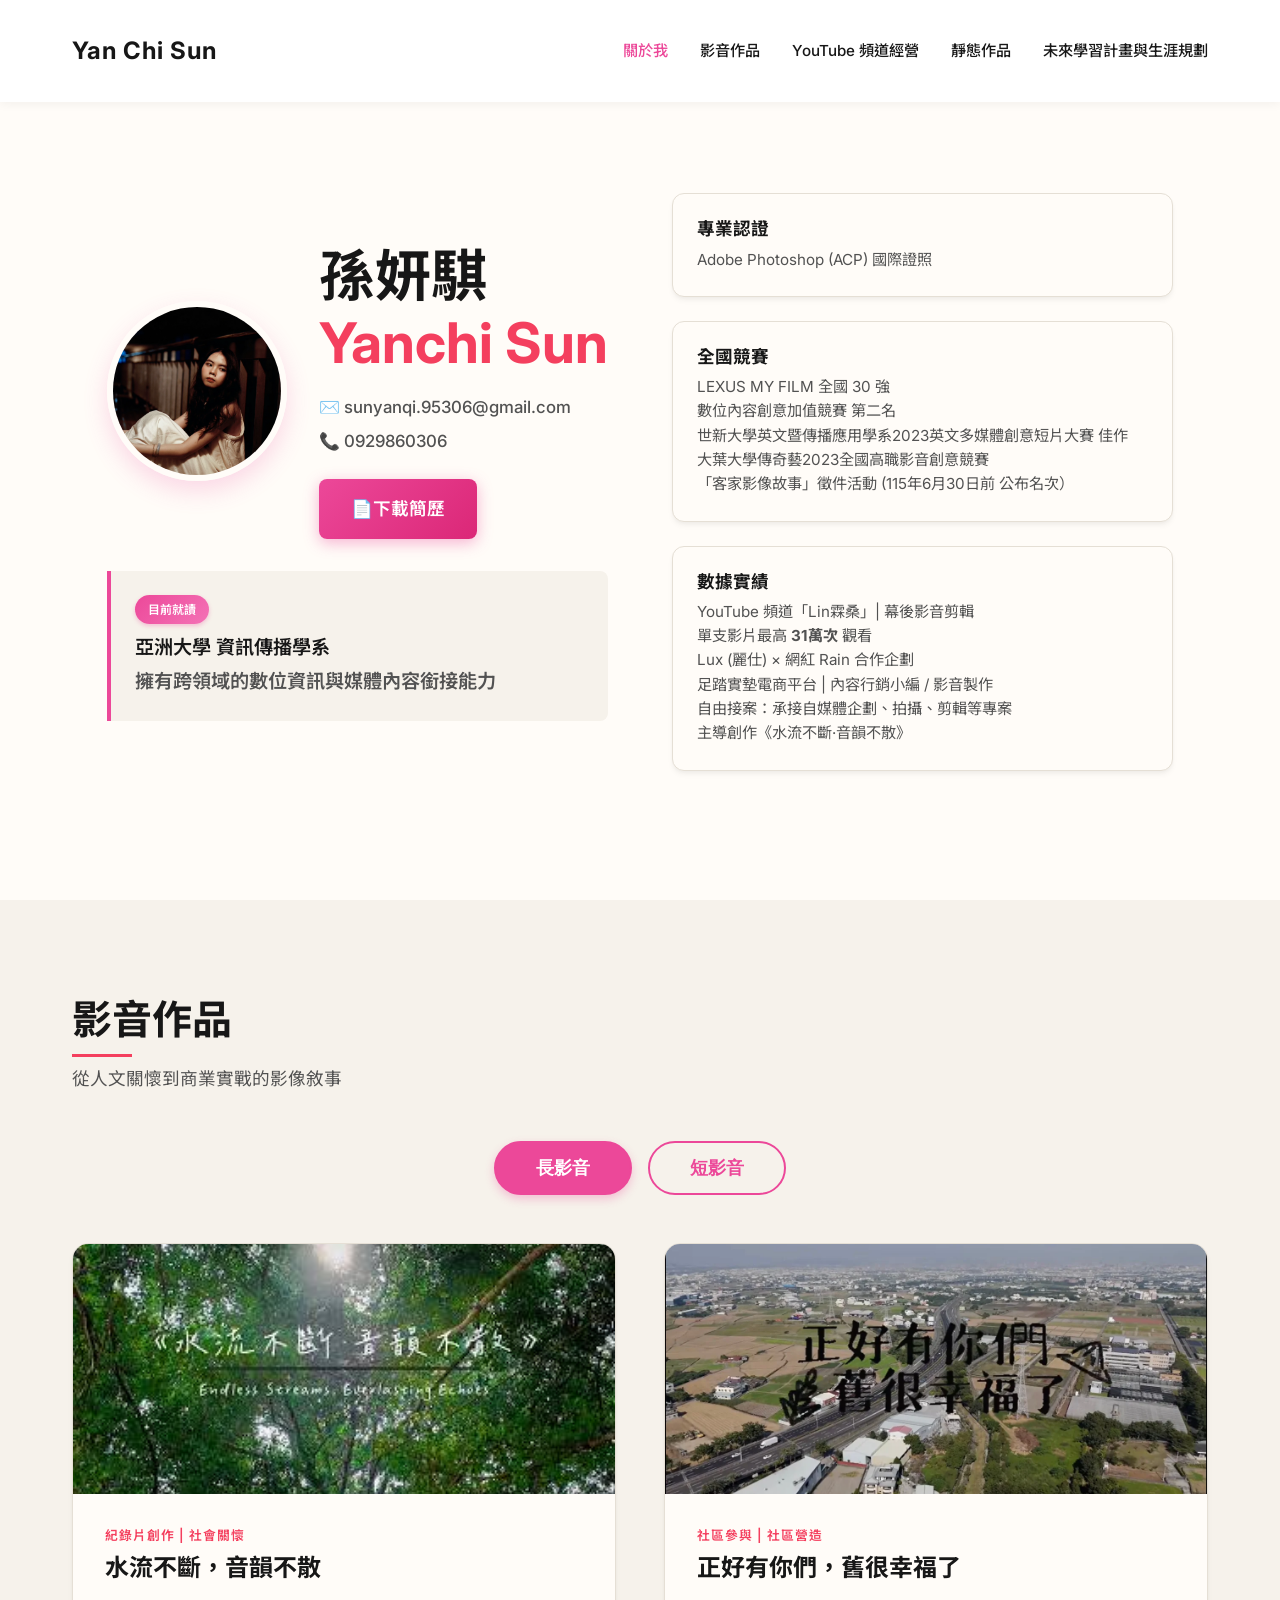
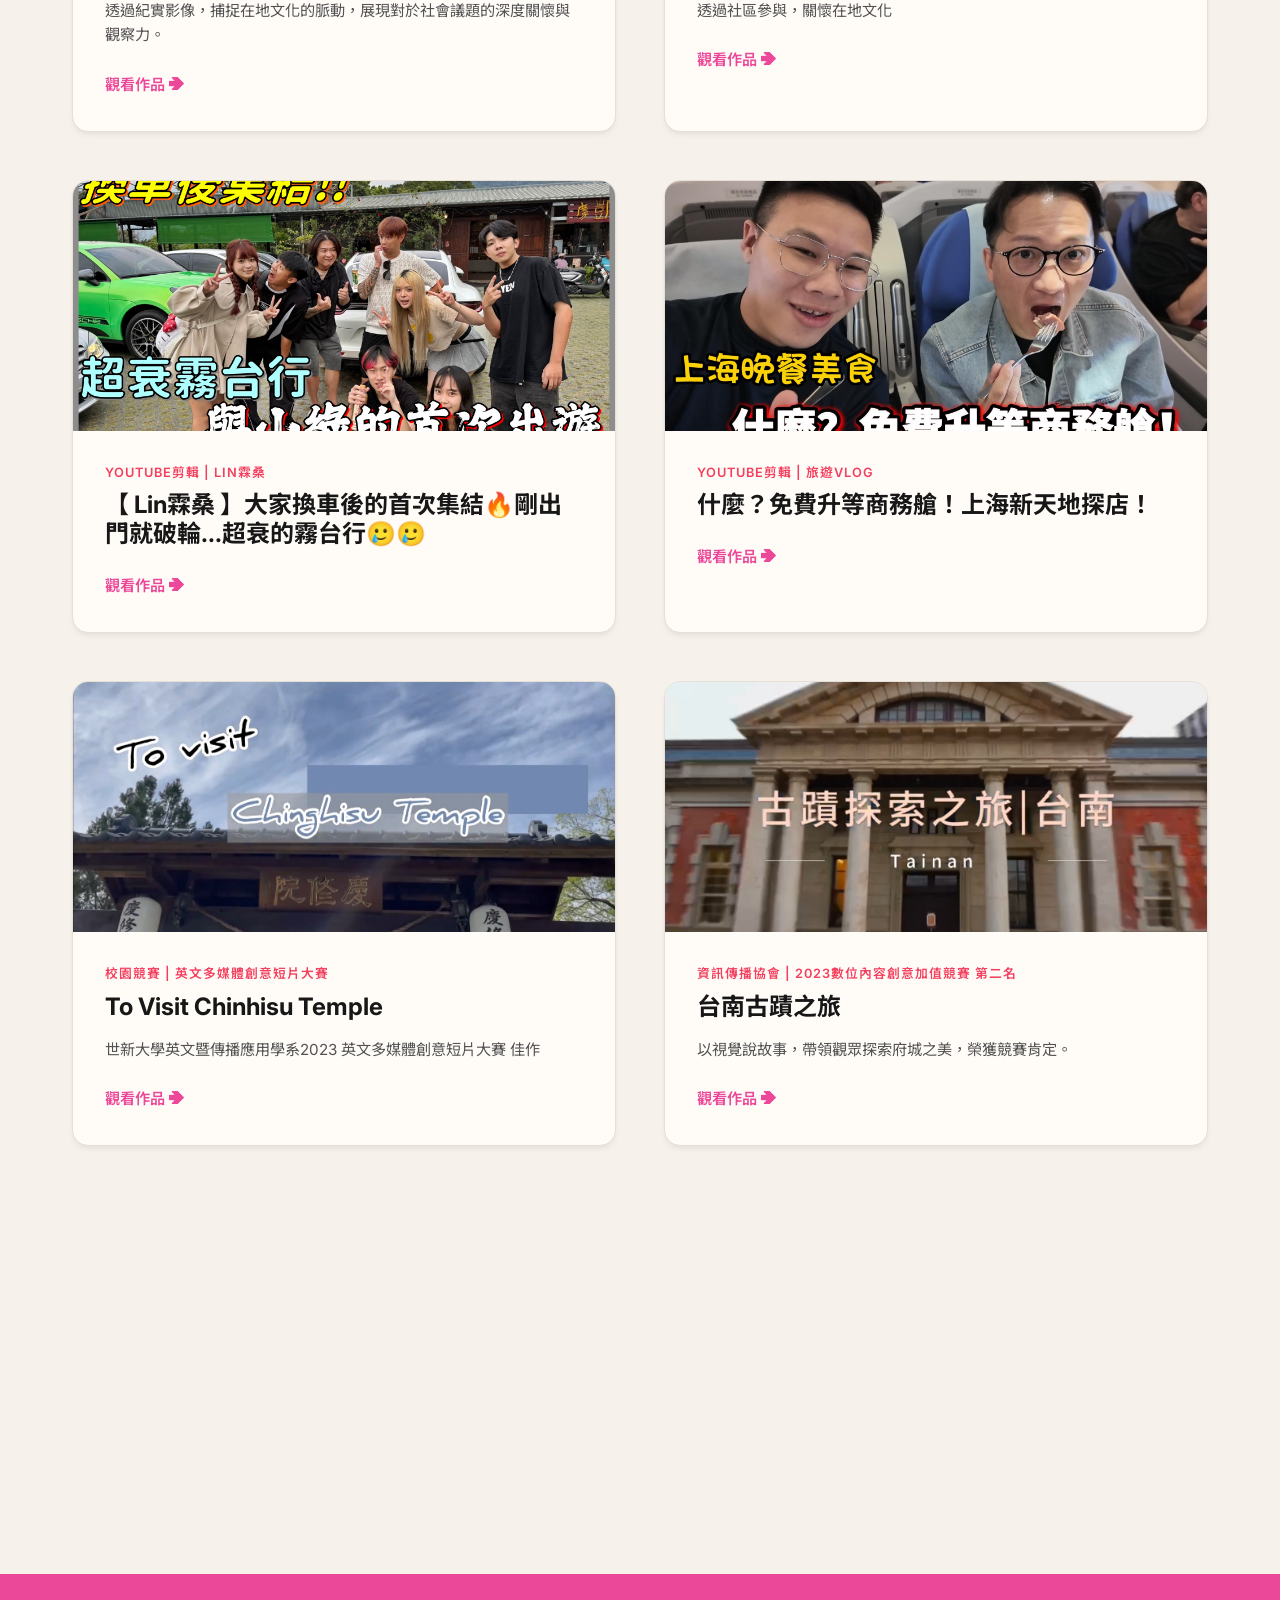
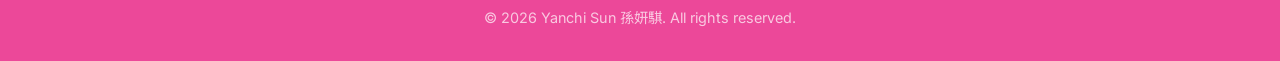
<file: index.html>
<!DOCTYPE html>
<html lang="zh-TW">

<head>
    <meta charset="UTF-8">
    <meta name="viewport" content="width=device-width, initial-scale=1.0">
    <meta name="description" content="孫妍騏 (Yanchi Sun) 個人網站">
    <title>孫妍騏 | 個人網站</title>
    <link rel="preconnect" href="https://fonts.googleapis.com">
    <link rel="preconnect" href="https://fonts.gstatic.com" crossorigin>
    <link
        href="https://fonts.googleapis.com/css2?family=Inter:wght@300;400;500;600;700&family=Noto+Sans+TC:wght@300;400;500;700&display=swap"
        rel="stylesheet">
    <link rel="stylesheet" href="style.css">
</head>

<body>
    <nav id="navbar">
        <div class="nav-container">
            <a href="index.html" class="nav-logo">Yan Chi Sun</a>
            <div class="hamburger" id="hamburger">
                <span class="bar"></span>
                <span class="bar"></span>
                <span class="bar"></span>
            </div>
            <ul class="nav-links" id="nav-links">
                <li><a href="index.html#hero" style="color: var(--primary-color);">關於我</a></li>
                <li><a href="index.html#works">影音作品</a></li>
                <li><a href="youtube.html">YouTube 頻道經營</a></li>
                <li><a href="photography.html">靜態作品</a></li>
                <li><a href="sop.html">未來學習計畫與生涯規劃</a></li>
            </ul>
        </div>
    </nav>

    <!-- 1. 核心亮點 (The Candidate Profile) -->
    <section id="hero" class="section">
        <div class="container hero-container">
            <div class="hero-content reveal">
                <div class="profile-layout">
                    <div class="profile-photo">
                        <img src="photo/S__47808532.jpg" alt="孫妍騏 Yanchi Sun">
                    </div>
                    <div class="profile-text">
                        <h1 class="main-title">孫妍騏 <br><span class="highlight">Yanchi Sun</span></h1>
                        <div class="hero-contact">
                            <a href="mailto:sunyanqi.95306@gmail.com">✉️ sunyanqi.95306@gmail.com</a>
                            <a href="tel:0929860306">📞 0929860306</a>
                        </div>
                        <div style="margin-top: 1.5rem;">
                            <a href="簡歷.pdf" target="_blank" class="btn btn-primary">📄下載簡歷</a>
                        </div>
                    </div>
                </div>
                <div class="current-bg">
                    <span class="tag">目前就讀</span>
                    <p>亞洲大學 資訊傳播學系</p>
                    <p class="tag-description">擁有跨領域的數位資訊與媒體內容銜接能力</p>
                </div>
            </div>

            <div class="hero-cards reveal reveal-delay">
                <div class="card honor-card">
                    <h3>專業認證</h3>
                    <p>Adobe Photoshop (ACP) 國際證照 </p>
                </div>
                <div class="card honor-card">
                    <h3>全國競賽</h3>
                    <p>LEXUS MY FILM 全國 30 強</p>
                    <p>數位內容創意加值競賽 第二名</p>
                    <p>世新大學英文暨傳播應用學系2023英文多媒體創意短片大賽 佳作</p>
                    <p>大葉大學傳奇藝2023全國高職影音創意競賽</p>
                    <p>「客家影像故事」徵件活動 (115年6月30日前 公布名次） </p>
                </div>
                <div class="card honor-card">
                    <h3>數據實績</h3>
                    <p>YouTube 頻道「Lin霖桑」| 幕後影音剪輯</p>
                    <p>單支影片最高 <strong>31萬次</strong> 觀看</p>
                    <p>Lux (麗仕) × 網紅 Rain 合作企劃</p>
                    <p>足踏實墊電商平台 | 內容行銷小編 / 影音製作</p>
                    <p>自由接案：承接自媒體企劃、拍攝、剪輯等專案</p>
                    <p>主導創作《水流不斷·音韻不散》</p>
                </div>
            </div>
        </div>
    </section>

    <!-- 3. 代表作品集 (Selected Works) -->
    <section id="works" class="section bg-light">
        <div class="container">
            <h2 class="section-title reveal">影音作品</h2>
            <p class="section-subtitle reveal">從人文關懷到商業實戰的影像敘事</p>

            <div class="tabs-container reveal">
                <button class="tab-btn active" data-target="long-videos">長影音</button>
                <button class="tab-btn" data-target="short-videos">短影音</button>
            </div>

            <!-- 長影音 -->
            <div id="long-videos" class="tab-content active">
                <div class="works-grid">
                    <!-- 影視創作 2 -->
                    <div class="work-card reveal">
                        <a href="https://youtu.be/RZoBWevMnu4" target="_blank" class="work-img-wrapper"
                            style="display: block;">
                            <img src="photo/hakka.jpg" alt="水流不斷，音韻不散 側拍" class="work-img"
                                onerror="this.src='https://via.placeholder.com/600x400?text=Documentary'">
                        </a>
                        <div class="work-info">
                            <span class="work-category">紀錄片創作 | 社會關懷</span>
                            <h3>水流不斷，音韻不散</h3>
                            <p>透過紀實影像，捕捉在地文化的脈動，展現對於社會議題的深度關懷與觀察力。</p>
                            <a href="https://youtu.be/RZoBWevMnu4" target="_blank" class="work-link">觀看作品 ➔</a>
                        </div>
                    </div>

                    <!-- 影視創作 3 -->
                    <div class="work-card reveal reveal-delay">
                        <a href="https://youtu.be/hsZPQ51cXaA" target="_blank" class="work-img-wrapper"
                            style="display: block;">
                            <img src="photo/maxresdefault.jpg" alt="正好有你們，就很幸福了 側拍" class="work-img"
                                onerror="this.src='https://via.placeholder.com/600x400?text=Documentary'">
                        </a>
                        <div class="work-info">
                            <span class="work-category">社區參與 | 社區營造</span>
                            <h3>正好有你們，舊很幸福了</h3>
                            <p>透過社區參與，關懷在地文化</p>
                            <a href="https://youtu.be/hsZPQ51cXaA" target="_blank" class="work-link">觀看作品 ➔</a>
                        </div>
                    </div>

                    <!-- 影視創作 4 -->
                    <div class="work-card reveal reveal-delay">
                        <a href="https://youtu.be/P36B3Cg32gs?si=vQLxSed9Ul7kk3_l" target="_blank"
                            class="work-img-wrapper" style="display: block;">
                            <img src="photo/EP240.jpg" alt=" 【 Lin霖桑 】大家換車後的首次集結 " class="work-img"
                                onerror="this.src='https://via.placeholder.com/600x400?text=Documentary'">
                        </a>
                        <div class="work-info">
                            <span class="work-category">YouTube剪輯 | Lin霖桑</span>
                            <h3>【 Lin霖桑 】大家換車後的首次集結🔥剛出門就破輪...超衰的霧台行🥲🥲</h3>
                            <p></p>
                            <a href="https://youtu.be/P36B3Cg32gs?si=vQLxSed9Ul7kk3_l" target="_blank"
                                class="work-link">觀看作品 ➔</a>
                        </div>
                    </div>

                    <!-- 影視創作 4 -->
                    <div class="work-card reveal reveal-delay">
                        <a href="https://youtu.be/ZGSZkt3ehXA?si=nYuo4QbuztwMfJoZ" target="_blank"
                            class="work-img-wrapper" style="display: block;">
                            <img src="photo/EP01.jpg" alt="正好有你們，就很幸福了 側拍" class="work-img"
                                onerror="this.src='https://via.placeholder.com/600x400?text=Documentary'">
                        </a>
                        <div class="work-info">
                            <span class="work-category">YouTube剪輯 | 旅遊Vlog</span>
                            <h3>什麼？免費升等商務艙！上海新天地探店！</h3>
                            <p></p>
                            <a href="https://youtu.be/ZGSZkt3ehXA?si=nYuo4QbuztwMfJoZ" target="_blank"
                                class="work-link">觀看作品 ➔</a>
                        </div>
                    </div>

                    <!-- 影視創作 4 -->
                    <div class="work-card reveal">
                        <a href="https://www.youtube.com/watch?v=4s1SEfzUVJ0" target="_blank" class="work-img-wrapper"
                            style="display: block;">
                            <img src="photo/to visit.png" alt="To Visit 側拍" class="work-img"
                                onerror="this.src='https://via.placeholder.com/600x400?text=Documentary'">
                        </a>
                        <div class="work-info">
                            <span class="work-category">校園競賽 | 英文多媒體創意短片大賽</span>
                            <h3>To Visit Chinhisu Temple</h3>
                            <p>世新大學英文暨傳播應用學系2023 英文多媒體創意短片大賽 佳作</p>
                            <a href="https://www.youtube.com/watch?v=4s1SEfzUVJ0" target="_blank" class="work-link">觀看作品
                                ➔</a>
                        </div>
                    </div>

                    <!-- 影視創作 5 -->
                    <div class="work-card reveal reveal-delay">
                        <a href="https://youtu.be/RTnHp5DnC_Y" target="_blank" class="work-img-wrapper"
                            style="display: block;">
                            <img src="photo/tainan.png" alt="台南古蹟之旅 側拍" class="work-img"
                                onerror="this.src='https://via.placeholder.com/600x400?text=Documentary'">
                        </a>
                        <div class="work-info">
                            <span class="work-category">資訊傳播協會 | 2023數位內容創意加值競賽 第二名</span>
                            <h3>台南古蹟之旅</h3>
                            <p>以視覺說故事，帶領觀眾探索府城之美，榮獲競賽肯定。</p>
                            <a href="https://youtu.be/RTnHp5DnC_Y" target="_blank" class="work-link">觀看作品
                                ➔</a>
                        </div>
                    </div>
                </div>
            </div>


            <!-- 短影音 -->
            <div id="short-videos" class="tab-content">
                <div class="works-grid">
                    <!-- 影視創作 1 -->
                    <div class="work-card reveal">
                        <a href="https://www.instagram.com/reel/DIVXjulz5CI/?igsh=Mm1iMHo1cGNzeHE0" target="_blank"
                            class="work-img-wrapper" style="display: block;">
                            <img src="photo/LEXUS MY FILM.png" alt="我主張不服輸的價值 側拍" class="work-img"
                                onerror="this.src='https://via.placeholder.com/600x400?text=Lexus+Project'">
                        </a>
                        <div class="work-info">
                            <span class="work-category">影視創作 | LEXUS 入圍作品</span>
                            <h3>我主張不服輸的價值</h3>
                            <p>展現影像敘事張力，深刻描繪不屈不撓的精神，獲得 LEXUS MY FILM 全國 30 強肯定。</p>
                            <a href="https://www.instagram.com/reel/DIVXjulz5CI/?igsh=Mm1iMHo1cGNzeHE0" target="_blank"
                                class="work-link">觀看作品 ➔</a>
                        </div>
                    </div>

                    <!-- 商業行銷 -->
                    <div class="work-card reveal reveal-delay">
                        <a href="https://youtube.com/shorts/w4gEf8f7yV8?feature=share" target="_blank"
                            class="work-img-wrapper" style="display: block;">
                            <img src="photo/IMG_3236.jpg" alt="LUX 麗仕 x 網紅合作案 側拍" class="work-img"
                                onerror="this.src='https://via.placeholder.com/600x400?text=Commercial+Project'">
                        </a>
                        <div class="work-info">
                            <span class="work-category">商業行銷 | 執行</span>
                            <h3>LUX 麗仕 x 網紅合作案</h3>
                            <p>展現後製剪輯的獨立製作能力，並透過流量數據優化內容效益。</p>
                            <a href="https://youtube.com/shorts/w4gEf8f7yV8?feature=share" target="_blank"
                                class="work-link">觀看作品 ➔</a>
                        </div>
                    </div>

                    <!-- 影視創作 2 -->
                    <div class="work-card reveal">
                        <a href="https://www.instagram.com/reel/DKgUiZzT_wP/?igsh=ODBxYmxlM25sOGg3" target="_blank"
                            class="work-img-wrapper" style="display: block;">
                            <img src="photo/131531.png" alt="明月堂是血汗工廠 側拍" class="work-img"
                                onerror="this.src='https://via.placeholder.com/600x400?text=Lexus+Project'">
                        </a>
                        <div class="work-info">
                            <span class="work-category">影視創作 | 明月堂</span>
                            <h3>明月堂是血汗工廠</h3>
                            <p>以寫實的視角剖析職場文化，探討老闆對於自家產品品質的堅持。</p>
                            <a href="https://www.instagram.com/reel/DKgUiZzT_wP/?igsh=ODBxYmxlM25sOGg3" target="_blank"
                                class="work-link">觀看作品 ➔</a>
                        </div>
                    </div>

                    <!-- 影視創作 3 -->
                    <div class="work-card reveal">
                        <a href="https://www.instagram.com/reel/DIlYsPBTLEi/?igsh=YjN6Ym5raHdycnc0" target="_blank"
                            class="work-img-wrapper" style="display: block;">
                            <img src="photo/132745.png" alt="民宿日常 孫腫來了!! 側拍" class="work-img"
                                onerror="this.src='https://via.placeholder.com/600x400?text=Lexus+Project'">
                        </a>
                        <div class="work-info">
                            <span class="work-category">影視創作 | Tony的民宿日常</span>
                            <h3>民宿日常 孫腫來了!!</h3>
                            <p>本來以為孫腫答不出來，沒想到我賠了夫人又折兵。</p>
                            <a href="https://www.instagram.com/reel/DIlYsPBTLEi/?igsh=YjN6Ym5raHdycnc0" target="_blank"
                                class="work-link">觀看作品 ➔</a>
                        </div>
                    </div>

                    <!-- 影視創作 4 -->
                    <div class="work-card reveal">
                        <a href="https://youtube.com/shorts/SXCgfeTNXOU?feature=share" target="_blank"
                            class="work-img-wrapper" style="display: block;">
                            <img src="photo/01.jpg" alt="慈雲寶塔 側拍" class="work-img"
                                onerror="this.src='https://via.placeholder.com/600x400?text=Lexus+Project'">
                        </a>
                        <div class="work-info">
                            <span class="work-category">影視創作 | 慈雲寶塔</span>
                            <h3>慈雲寶塔</h3>
                            <p>慈雲寶塔到底厲害在哪裡？</p>
                            <a href="https://youtube.com/shorts/SXCgfeTNXOU?feature=share" target="_blank"
                                class="work-link">觀看作品 ➔</a>
                        </div>
                    </div>

                    <!-- 影視創作 5 -->
                    <div class="work-card reveal">
                        <a href="https://youtube.com/shorts/UiXe-c9vTCw?feature=share" target="_blank"
                            class="work-img-wrapper" style="display: block;">
                            <img src="photo/ep02.jpg" alt="高雄蘭美達 側拍" class="work-img"
                                onerror="this.src='https://via.placeholder.com/600x400?text=Lexus+Project'">
                        </a>
                        <div class="work-info">
                            <span class="work-category">影視創作 | 高雄蘭美達</span>
                            <h3>高雄蘭美達快問快答</h3>
                            <p>騎這台經典車出門，被貼滿便利貼?</p>
                            <a href="https://youtube.com/shorts/UiXe-c9vTCw?feature=share" target="_blank"
                                class="work-link">觀看作品 ➔</a>
                        </div>
                    </div>

                </div>
            </div>
        </div>
    </section>

    <!-- 5. 結語與聯繫 (Closing Statement) -->
    <section id="contact" class="section bg-light">
        <div class="container text-center reveal">
            <p class="closing-text">
                傳播的本質是溝通，而我已準備好在這個更寬廣的學術舞台上，<br>
                傾聽社會的聲音，述說更多動人的故事。<br>
                期待能加入貴系，為未來的傳播領域注入一股嶄新的活力。
            </p>
        </div>
    </section>

    <footer>
        <div class="container">
            <p>&copy; 2026 Yanchi Sun 孫妍騏. All rights reserved.</p>
        </div>
    </footer>

    <script src="script.js"></script>
</body>

</html>
</file>
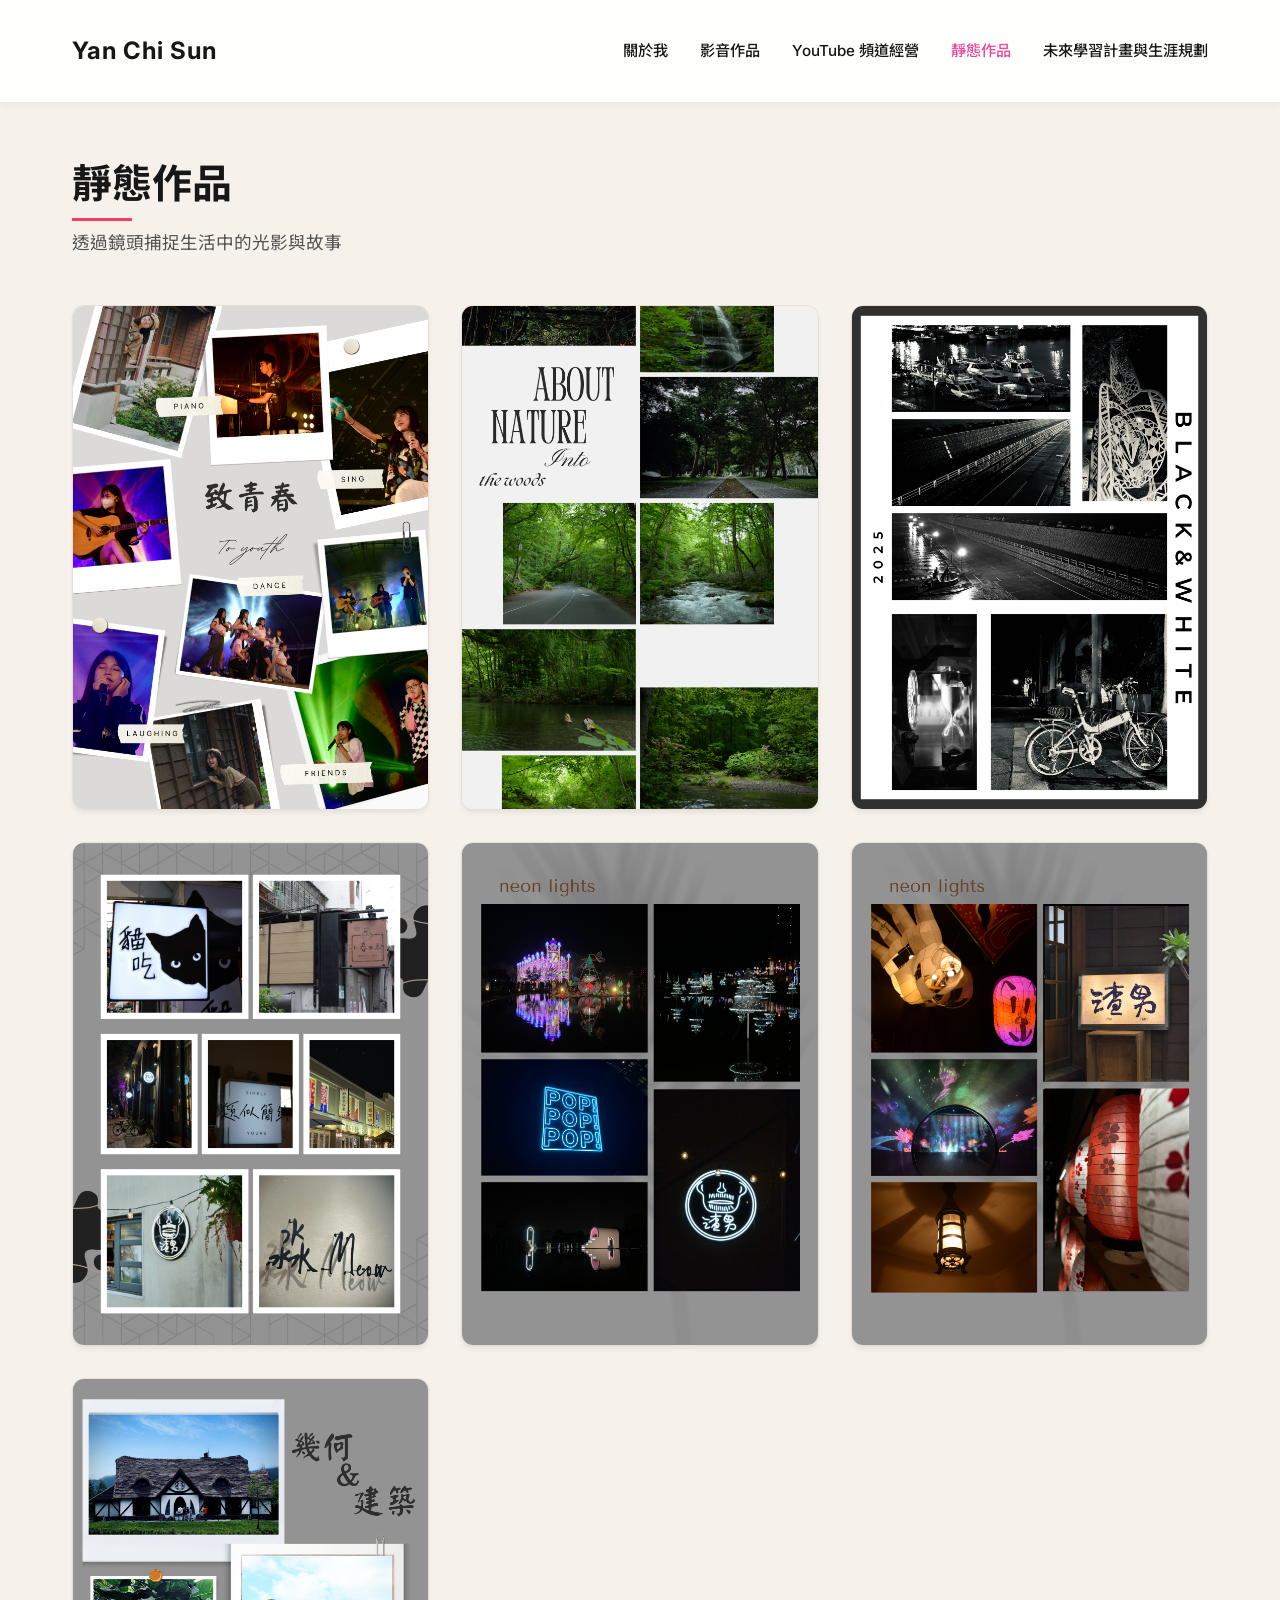
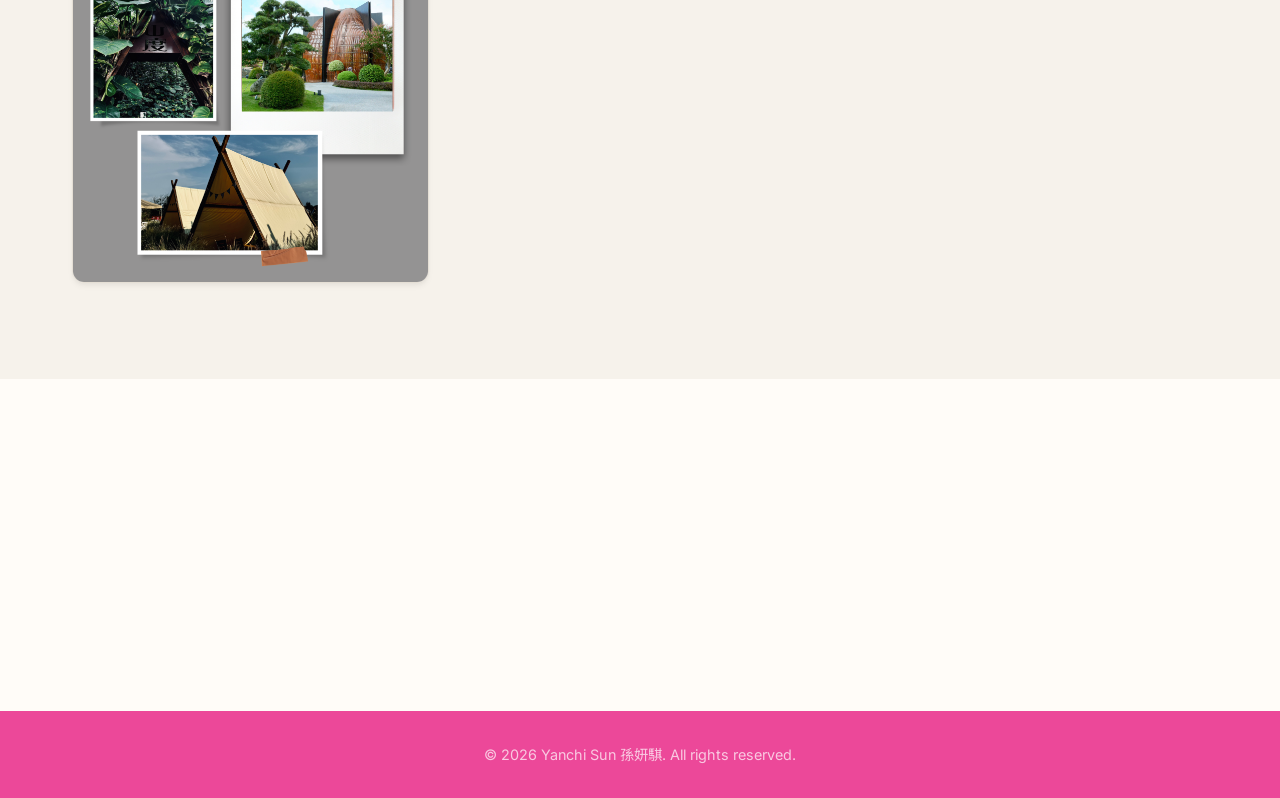
<file: photography.html>
<!DOCTYPE html>
<html lang="zh-TW">

<head>
    <meta charset="UTF-8">
    <meta name="viewport" content="width=device-width, initial-scale=1.0">
    <meta name="description" content="孫妍騏 (Yanchi Sun) 轉學考個人網站 - 大眾傳播學系申請">
    <title>靜態作品 | 孫妍騏 Yanchi Sun</title>
    <link rel="preconnect" href="https://fonts.googleapis.com">
    <link rel="preconnect" href="https://fonts.gstatic.com" crossorigin>
    <link
        href="https://fonts.googleapis.com/css2?family=Inter:wght@300;400;500;600;700&family=Noto+Sans+TC:wght@300;400;500;700&display=swap"
        rel="stylesheet">
    <link rel="stylesheet" href="style.css">
</head>

<body>
    <nav id="navbar">
        <div class="nav-container">
            <a href="index.html" class="nav-logo">Yan Chi Sun</a>
            <div class="hamburger" id="hamburger">
                <span class="bar"></span>
                <span class="bar"></span>
                <span class="bar"></span>
            </div>
            <ul class="nav-links" id="nav-links">
                <li><a href="index.html#hero">關於我</a></li>
                <li><a href="index.html#works">影音作品</a></li>
                <li><a href="youtube.html">YouTube 頻道經營</a></li>
                <li><a href="photography.html" style="color: var(--primary-color);">靜態作品</a></li>
                <li><a href="sop.html">未來學習計畫與生涯規劃</a></li>
            </ul>
        </div>
    </nav>

    <!-- 攝影集 (Photography) -->
    <section id="photography" class="section bg-light" style="padding-top: 10rem; min-height: 80vh;">
        <div class="container">
            <h2 class="section-title reveal">靜態作品</h2>
            <p class="section-subtitle reveal">透過鏡頭捕捉生活中的光影與故事</p>

            <div class="photography-grid">
                <div class="photo-card reveal">
                    <img src="photo/photography/18.png" alt="攝影集作品 1">
                </div>
                <div class="photo-card reveal reveal-delay">
                    <img src="photo/photography/19.png" alt="攝影集作品 2">
                </div>
                <div class="photo-card reveal reveal-delay-2">
                    <img src="photo/photography/20.png" alt="攝影集作品 3">
                </div>
                <div class="photo-card reveal">
                    <img src="photo/photography/21.png" alt="攝影集作品 4">
                </div>
                <div class="photo-card reveal reveal-delay">
                    <img src="photo/photography/22.png" alt="攝影集作品 5">
                </div>
                <div class="photo-card reveal reveal-delay-2">
                    <img src="photo/photography/23.png" alt="攝影集作品 6">
                </div>
                <div class="photo-card reveal">
                    <img src="photo/photography/24.png" alt="攝影集作品 7">
                </div>
            </div>
        </div>
    </section>

    <!-- 5. 結語與聯繫 (Closing Statement) -->
    <section id="contact" class="section">
        <div class="container text-center reveal">
            <p class="closing-text">
                傳播的本質是溝通，而我已準備好在這個更寬廣的學術舞台上，<br>
                傾聽社會的聲音，述說更多動人的故事。<br>
                期待能加入貴系，為未來的傳播領域注入一股嶄新的活力。
            </p>
        </div>
    </section>

    <footer>
        <div class="container">
            <p>&copy; 2026 Yanchi Sun 孫妍騏. All rights reserved.</p>
        </div>
    </footer>

    <script src="script.js"></script>
</body>

</html>
</file>
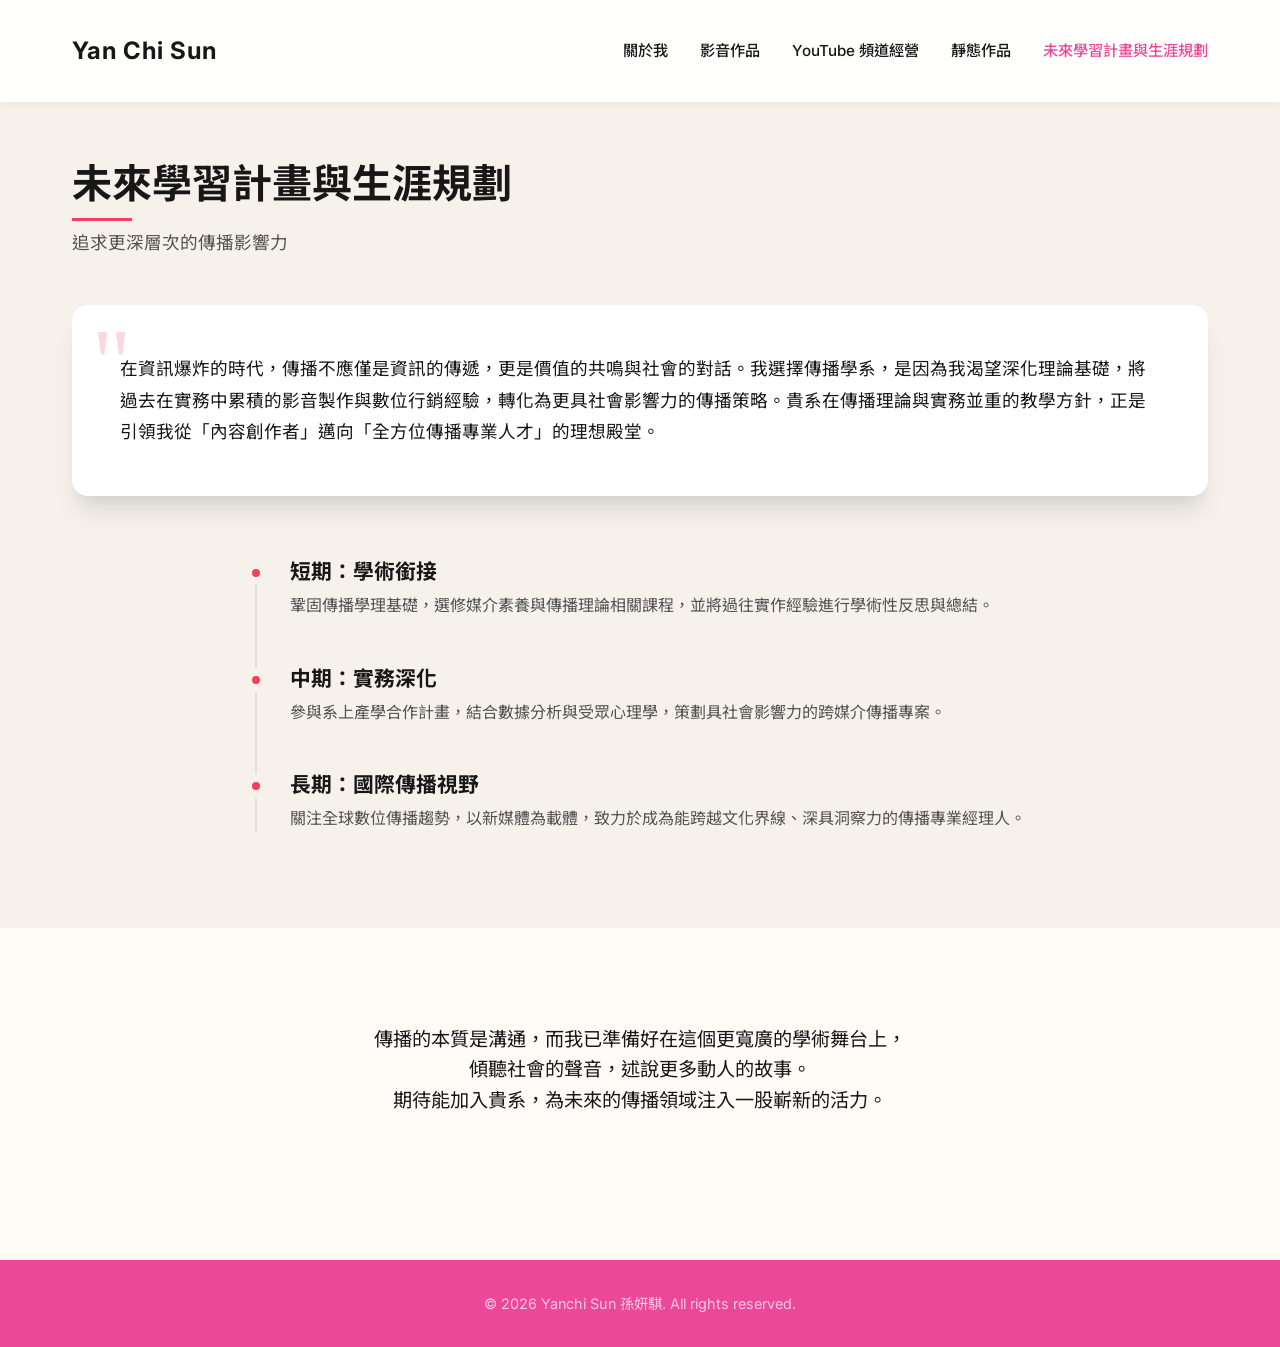
<file: sop.html>
<!DOCTYPE html>
<html lang="zh-TW">

<head>
    <meta charset="UTF-8">
    <meta name="viewport" content="width=device-width, initial-scale=1.0">
    <meta name="description" content="孫妍騏 (Yanchi Sun) 個人網站">
    <title>未來學習計畫與生涯規劃 | 孫妍騏 Yanchi Sun</title>
    <link rel="preconnect" href="https://fonts.googleapis.com">
    <link rel="preconnect" href="https://fonts.gstatic.com" crossorigin>
    <link
        href="https://fonts.googleapis.com/css2?family=Inter:wght@300;400;500;600;700&family=Noto+Sans+TC:wght@300;400;500;700&display=swap"
        rel="stylesheet">
    <link rel="stylesheet" href="style.css">
</head>

<body>
    <nav id="navbar">
        <div class="nav-container">
            <a href="index.html" class="nav-logo">Yan Chi Sun</a>
            <div class="hamburger" id="hamburger">
                <span class="bar"></span>
                <span class="bar"></span>
                <span class="bar"></span>
            </div>
            <ul class="nav-links" id="nav-links">
                <li><a href="index.html#hero">關於我</a></li>
                <li><a href="index.html#works">影音作品</a></li>
                <li><a href="youtube.html">YouTube 頻道經營</a></li>
                <li><a href="photography.html">靜態作品</a></li>
                <li><a href="sop.html" style="color: var(--primary-color);">未來學習計畫與生涯規劃</a></li>
            </ul>
        </div>
    </nav>

    <!-- 2. 學習動機與計畫 (Statement of Purpose) -->
    <section id="sop" class="section bg-light" style="padding-top: 10rem; min-height: 80vh;">
        <div class="container">
            <h2 class="section-title reveal">未來學習計畫與生涯規劃</h2>
            <p class="section-subtitle reveal">追求更深層次的傳播影響力</p>

            <div class="motivation-box reveal">
                <p>在資訊爆炸的時代，傳播不應僅是資訊的傳遞，更是價值的共鳴與社會的對話。我選擇傳播學系，是因為我渴望深化理論基礎，將過去在實務中累積的影音製作與數位行銷經驗，轉化為更具社會影響力的傳播策略。貴系在傳播理論與實務並重的教學方針，正是引領我從「內容創作者」邁向「全方位傳播專業人才」的理想殿堂。
                </p>
            </div>

            <div class="timeline reveal">
                <div class="timeline-item">
                    <div class="timeline-dot"></div>
                    <div class="timeline-content">
                        <h3>短期：學術銜接</h3>
                        <p>鞏固傳播學理基礎，選修媒介素養與傳播理論相關課程，並將過往實作經驗進行學術性反思與總結。</p>
                    </div>
                </div>
                <div class="timeline-item">
                    <div class="timeline-dot"></div>
                    <div class="timeline-content">
                        <h3>中期：實務深化</h3>
                        <p>參與系上產學合作計畫，結合數據分析與受眾心理學，策劃具社會影響力的跨媒介傳播專案。</p>
                    </div>
                </div>
                <div class="timeline-item">
                    <div class="timeline-dot"></div>
                    <div class="timeline-content">
                        <h3>長期：國際傳播視野</h3>
                        <p>關注全球數位傳播趨勢，以新媒體為載體，致力於成為能跨越文化界線、深具洞察力的傳播專業經理人。</p>
                    </div>
                </div>
            </div>
        </div>
    </section>

    <!-- 5. 結語與聯繫 (Closing Statement) -->
    <section id="contact" class="section">
        <div class="container text-center reveal">
            <p class="closing-text">
                傳播的本質是溝通，而我已準備好在這個更寬廣的學術舞台上，<br>
                傾聽社會的聲音，述說更多動人的故事。<br>
                期待能加入貴系，為未來的傳播領域注入一股嶄新的活力。
            </p>
        </div>
    </section>

    <footer>
        <div class="container">
            <p>&copy; 2026 Yanchi Sun 孫妍騏. All rights reserved.</p>
        </div>
    </footer>

    <script src="script.js"></script>
</body>

</html>
</file>
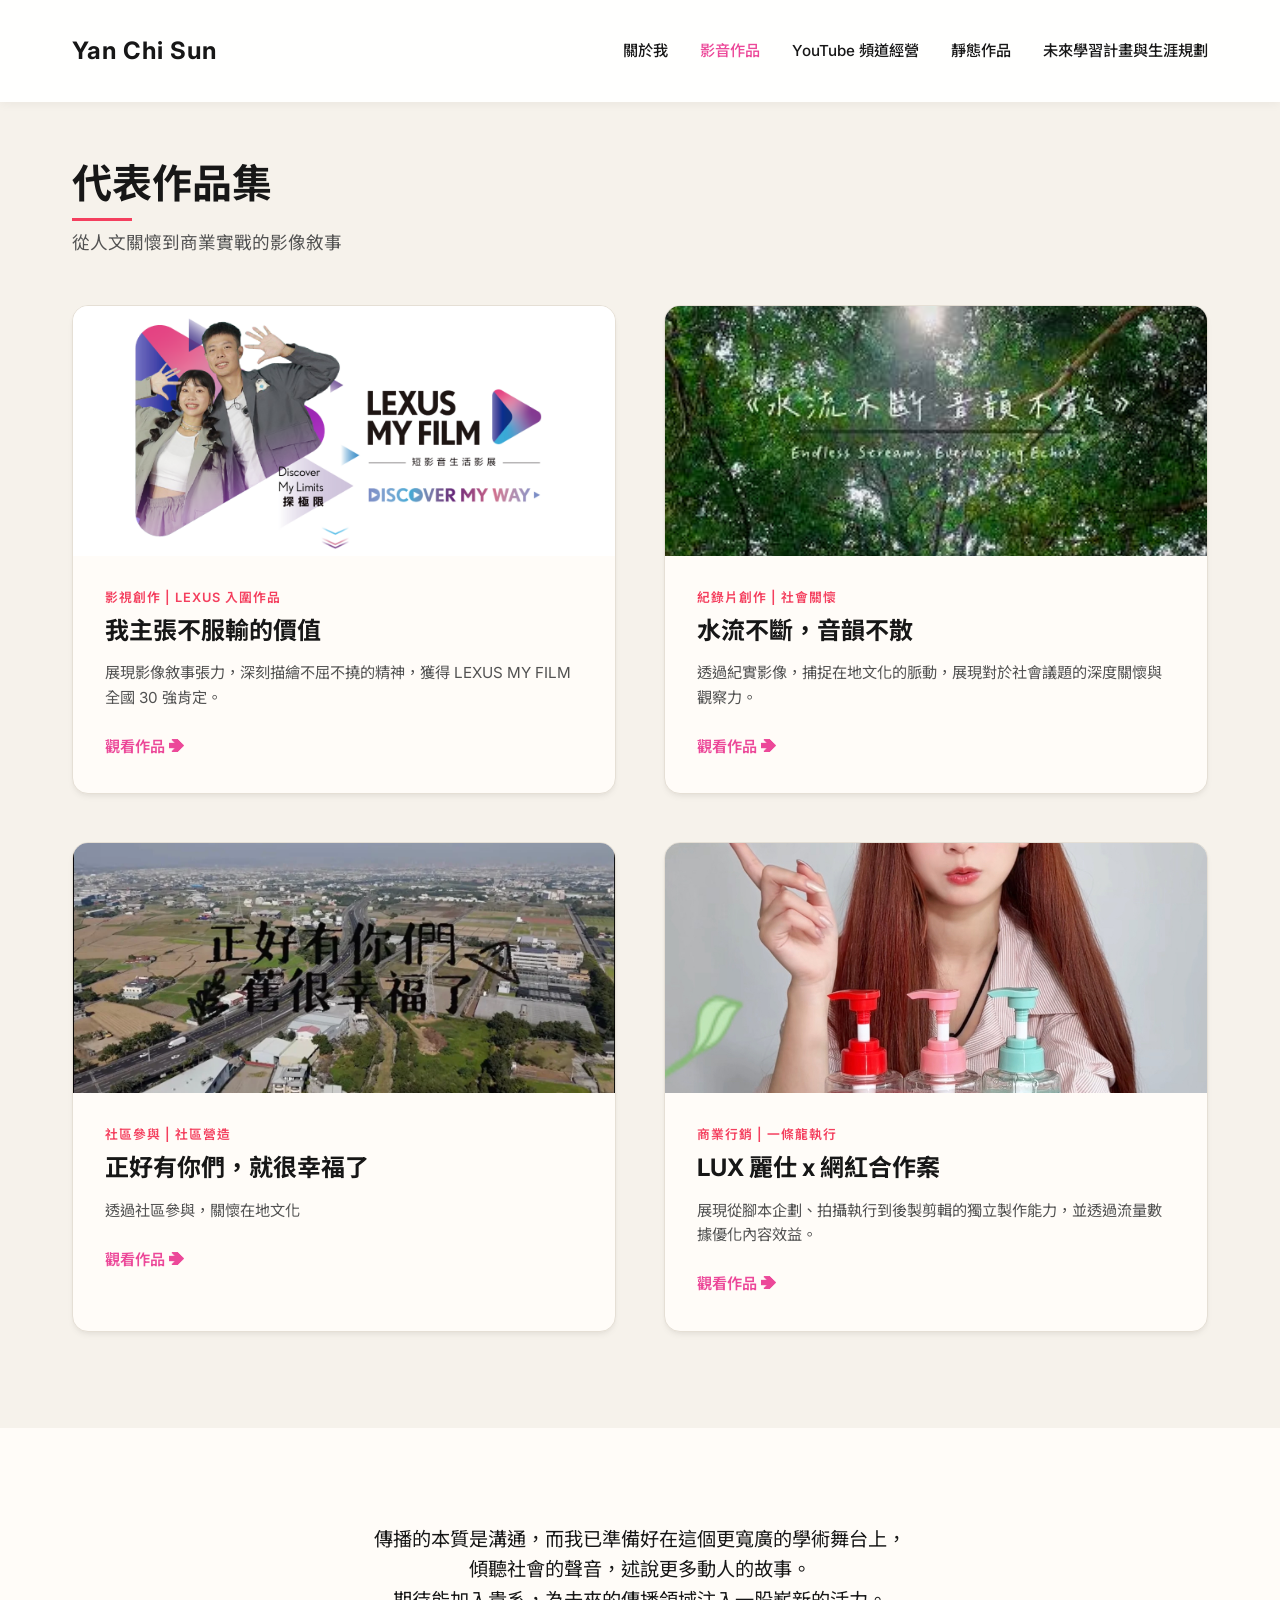
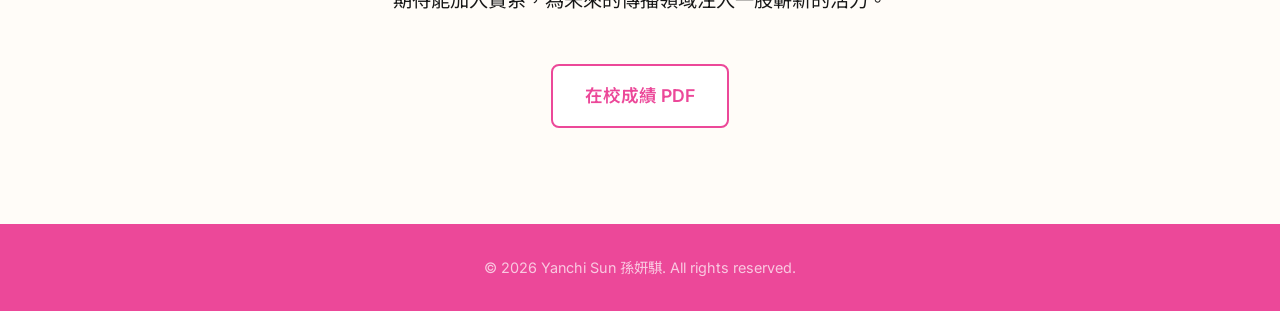
<file: works.html>
<!DOCTYPE html>
<html lang="zh-TW">

<head>
    <meta charset="UTF-8">
    <meta name="viewport" content="width=device-width, initial-scale=1.0">
    <meta name="description" content="孫妍騏 (Yanchi Sun) 個人網站">
    <title>代表作品集 | 孫妍騏 Yanchi Sun</title>
    <link rel="preconnect" href="https://fonts.googleapis.com">
    <link rel="preconnect" href="https://fonts.gstatic.com" crossorigin>
    <link
        href="https://fonts.googleapis.com/css2?family=Inter:wght@300;400;500;600;700&family=Noto+Sans+TC:wght@300;400;500;700&display=swap"
        rel="stylesheet">
    <link rel="stylesheet" href="style.css">
</head>

<body>
    <nav id="navbar">
        <div class="nav-container">
            <a href="index.html" class="nav-logo">Yan Chi Sun</a>
            <div class="hamburger" id="hamburger">
                <span class="bar"></span>
                <span class="bar"></span>
                <span class="bar"></span>
            </div>
            <ul class="nav-links" id="nav-links">
                <li><a href="index.html">關於我</a></li>
                <li><a href="works.html" style="color: var(--primary-color);">影音作品</a></li>
                <li><a href="youtube.html">YouTube 頻道經營</a></li>
                <li><a href="photography.html">靜態作品</a></li>
                <li><a href="sop.html">未來學習計畫與生涯規劃</a></li>
            </ul>
        </div>
    </nav>

    <!-- 3. 代表作品集 (Selected Works) -->
    <section id="works" class="section bg-light" style="padding-top: 10rem; min-height: 80vh;">
        <div class="container">
            <h2 class="section-title reveal">代表作品集</h2>
            <p class="section-subtitle reveal">從人文關懷到商業實戰的影像敘事</p>

            <div class="works-grid">
                <!-- 影視創作 1 -->
                <div class="work-card reveal">
                    <a href="https://www.instagram.com/reel/DIVXjulz5CI/?igsh=Mm1iMHo1cGNzeHE0" target="_blank"
                        class="work-img-wrapper" style="display: block;">
                        <img src="photo/LEXUS MY FILM.png" alt="我主張不服輸的價值 側拍" class="work-img"
                            onerror="this.src='https://via.placeholder.com/600x400?text=Lexus+Project'">
                    </a>
                    <div class="work-info">
                        <span class="work-category">影視創作 | LEXUS 入圍作品</span>
                        <h3>我主張不服輸的價值</h3>
                        <p>展現影像敘事張力，深刻描繪不屈不撓的精神，獲得 LEXUS MY FILM 全國 30 強肯定。</p>
                        <a href="https://www.instagram.com/reel/DIVXjulz5CI/?igsh=Mm1iMHo1cGNzeHE0" target="_blank"
                            class="work-link">觀看作品 ➔</a>
                    </div>
                </div>

                <!-- 影視創作 2 -->
                <div class="work-card reveal reveal-delay">
                    <a href="https://youtu.be/RZoBWevMnu4" target="_blank" class="work-img-wrapper"
                        style="display: block;">
                        <img src="photo/hakka.jpg" alt="水流不斷，音韻不散 側拍" class="work-img"
                            onerror="this.src='https://via.placeholder.com/600x400?text=Documentary'">
                    </a>
                    <div class="work-info">
                        <span class="work-category">紀錄片創作 | 社會關懷</span>
                        <h3>水流不斷，音韻不散</h3>
                        <p>透過紀實影像，捕捉在地文化的脈動，展現對於社會議題的深度關懷與觀察力。</p>
                        <a href="https://youtu.be/RZoBWevMnu4" target="_blank" class="work-link">觀看作品 ➔</a>
                    </div>
                </div>

                <!-- 影視創作 3 -->
                <div class="work-card reveal reveal-delay">
                    <a href="https://youtu.be/hsZPQ51cXaA" target="_blank" class="work-img-wrapper"
                        style="display: block;">
                        <img src="photo/maxresdefault.jpg" alt="正好有你們，就很幸福了 側拍" class="work-img"
                            onerror="this.src='https://via.placeholder.com/600x400?text=Documentary'">
                    </a>
                    <div class="work-info">
                        <span class="work-category">社區參與 | 社區營造</span>
                        <h3>正好有你們，就很幸福了</h3>
                        <p>透過社區參與，關懷在地文化</p>
                        <a href="https://youtu.be/hsZPQ51cXaA" target="_blank" class="work-link">觀看作品 ➔</a>
                    </div>
                </div>

                <!-- 商業行銷 -->
                <div class="work-card reveal">
                    <a href="https://drive.google.com/file/d/1Ou9dTj-z28VEyemb1RxglheNagubTJNL/view" target="_blank"
                        class="work-img-wrapper" style="display: block;">
                        <img src="photo/IMG_3236.jpg" alt="LUX 麗仕 x 網紅合作案 側拍" class="work-img"
                            onerror="this.src='https://via.placeholder.com/600x400?text=Commercial+Project'">
                    </a>
                    <div class="work-info">
                        <span class="work-category">商業行銷 | 一條龍執行</span>
                        <h3>LUX 麗仕 x 網紅合作案</h3>
                        <p>展現從腳本企劃、拍攝執行到後製剪輯的獨立製作能力，並透過流量數據優化內容效益。</p>
                        <a href="https://drive.google.com/file/d/1Ou9dTj-z28VEyemb1RxglheNagubTJNL/view" target="_blank"
                            class="work-link">觀看作品 ➔</a>
                    </div>
                </div>
            </div>
        </div>
    </section>

    <!-- 5. 結語與聯繫 (Closing Statement) -->
    <section id="contact" class="section">
        <div class="container text-center reveal">
            <p class="closing-text">
                傳播的本質是溝通，而我已準備好在這個更寬廣的學術舞台上，<br>
                傾聽社會的聲音，述說更多動人的故事。<br>
                期待能加入貴系，為未來的傳播領域注入一股嶄新的活力。
            </p>

            <div class="action-buttons">
                <a href="茲證明本校.pdf" target="_blank" class="btn btn-secondary">
                    在校成績 PDF
                </a>
            </div>
        </div>
    </section>

    <footer>
        <div class="container">
            <p>&copy; 2026 Yanchi Sun 孫妍騏. All rights reserved.</p>
        </div>
    </footer>

    <script src="script.js"></script>
</body>

</html>
</file>
<file: style.css>
:root {
    --primary-color: #ec4899;    /* 亮玫瑰粉 - 活潑且具親和力 */
    --accent-color: #f43f5e;     /* 櫻桃/珊瑚紅 - 重點強調 */
    --accent-light: #fbcfe8;     /* 淺粉色 */
    --bg-white: #fffcf8;         /* 偏暖的米白，取代刺眼的純白 */
    --bg-light: #f6f2eb;         /* 溫潤質感的米色/燕麥色背景 */
    --text-main: #171717;        /* 極深灰色（接近純黑），提升閱讀舒適度 */
    --text-light: #525252;       /* 深灰色（次要文字） */
    --border-color: #e5dfd5;     /* 配合米色背景調整邊框顏色 */
    
    --font-heading: 'Inter', 'Noto Sans TC', sans-serif;
    --font-body: 'Inter', 'Noto Sans TC', sans-serif;
    
    --transition: all 0.3s cubic-bezier(0.25, 0.8, 0.25, 1);
    --shadow-sm: 0 4px 6px -1px rgba(0, 0, 0, 0.05), 0 2px 4px -1px rgba(0, 0, 0, 0.03);
    --shadow-md: 0 10px 15px -3px rgba(0, 0, 0, 0.05), 0 4px 6px -2px rgba(0, 0, 0, 0.03);
    --shadow-lg: 0 20px 25px -5px rgba(0, 0, 0, 0.1), 0 10px 10px -5px rgba(0, 0, 0, 0.04);
}

* {
    margin: 0;
    padding: 0;
    box-sizing: border-box;
}

html {
    scroll-behavior: smooth;
    scroll-padding-top: 80px;
    font-size: 16px;
}

body {
    font-family: var(--font-body);
    color: var(--text-main);
    background-color: var(--bg-white);
    line-height: 1.6;
    overflow-x: hidden;
}

h1, h2, h3, h4, h5, h6 {
    font-family: var(--font-heading);
    color: var(--text-main); /* 將標題顏色改為深黑色系，不再使用粉色 */
    line-height: 1.2;
}

a {
    text-decoration: none;
    color: inherit;
    transition: var(--transition);
}

ul {
    list-style: none;
}

.container {
    max-width: 1200px;
    margin: 0 auto;
    padding: 0 2rem;
}

.section {
    padding: 6rem 0;
}

.bg-light {
    background-color: var(--bg-light);
}

.text-gold {
    color: var(--accent-color);
}

.text-center {
    text-align: center;
}

/* Navbar */
#navbar {
    position: fixed;
    top: 0;
    left: 0;
    width: 100%;
    background-color: rgba(255, 255, 255, 0.95);
    backdrop-filter: blur(10px);
    z-index: 1000;
    box-shadow: 0 2px 10px rgba(0,0,0,0.05);
    transition: var(--transition);
}

.nav-container {
    max-width: 1200px;
    margin: 0 auto;
    padding: 1rem 2rem;
    display: flex;
    justify-content: space-between;
    align-items: center;
}

.nav-logo {
    font-weight: 700;
    font-size: 1.5rem;
    color: var(--text-main); /* 導覽列 Logo 顏色改為深黑 */
    letter-spacing: 1px;
    z-index: 1002;
    position: relative;
}

.hamburger {
    display: none;
    cursor: pointer;
    flex-direction: column;
    gap: 5px;
    z-index: 1002; /* Above the mobile menu */
    position: relative;
}

.hamburger .bar {
    width: 25px;
    height: 3px;
    background-color: var(--text-main);
    border-radius: 3px;
    transition: var(--transition);
}

/* Hamburger Active Animation */
.hamburger.active .bar:nth-child(1) {
    transform: translateY(8px) rotate(45deg);
}

.hamburger.active .bar:nth-child(2) {
    opacity: 0;
}

.hamburger.active .bar:nth-child(3) {
    transform: translateY(-8px) rotate(-45deg);
}

.nav-links {
    display: flex;
    gap: 2rem;
}

.nav-links a {
    font-weight: 500;
    font-size: 0.95rem;
    color: var(--text-main);
    position: relative;
}

.nav-links a::after {
    content: '';
    position: absolute;
    width: 0;
    height: 2px;
    bottom: -4px;
    left: 0;
    background-color: var(--accent-color);
    transition: var(--transition);
}

.nav-links a:hover::after {
    width: 100%;
}

/* Typography & Titles */
.section-title {
    font-size: 2.5rem;
    font-weight: 700;
    margin-bottom: 0.5rem;
    position: relative;
    display: inline-block;
}

.section-title::after {
    content: '';
    display: block;
    width: 60px;
    height: 3px;
    background-color: var(--accent-color);
    margin-top: 10px;
}

.section-subtitle {
    font-size: 1.1rem;
    color: var(--text-light);
    margin-bottom: 3rem;
}

/* Reveal Animations */
.reveal {
    opacity: 0;
    transform: translateY(30px);
    transition: opacity 0.8s ease-out, transform 0.8s ease-out;
}

.reveal.active {
    opacity: 1;
    transform: translateY(0);
}

.reveal-delay {
    transition-delay: 0.2s;
}

/* 1. Hero Section */
#hero {
    padding-top: 10rem;
    min-height: 100vh;
    display: flex;
    align-items: center;
}

.hero-container {
    display: grid;
    grid-template-columns: 1fr 1fr;
    gap: 4rem;
    align-items: center;
}

.subtitle {
    font-size: 1.1rem;
    color: var(--accent-color);
    font-weight: 600;
    letter-spacing: 2px;
    text-transform: uppercase;
    margin-bottom: 0.5rem;
}

.profile-layout {
    display: flex;
    align-items: center;
    gap: 2rem;
    margin-bottom: 2rem;
}

.profile-photo {
    flex-shrink: 0;
    width: 180px;
    height: 180px;
    border-radius: 50%;
    overflow: hidden;
    border: 6px solid var(--bg-white);
    box-shadow: 0 10px 25px rgba(236, 72, 153, 0.2);
}

.profile-photo img {
    width: 100%;
    height: 100%;
    object-fit: cover;
}

.main-title {
    font-size: 3.5rem;
    margin-bottom: 0.5rem;
}

.highlight {
    color: var(--accent-color);
}

.sub-headline {
    font-size: 1.6rem;
    font-weight: 400;
    color: var(--text-light);
    margin-bottom: 0;
}

.hero-contact {
    margin-top: 1rem;
    display: flex;
    flex-direction: column;
    gap: 0.5rem;
}

.hero-contact a {
    font-size: 1.05rem;
    font-weight: 500;
    color: var(--text-light);
    display: inline-flex;
    align-items: center;
    gap: 0.5rem;
}

.hero-contact a:hover {
    color: var(--primary-color);
}

.current-bg {
    background: var(--bg-light);
    padding: 1.5rem;
    border-left: 4px solid var(--primary-color);
    border-radius: 0 8px 8px 0;
}

.tag {
    display: inline-block;
    background: linear-gradient(135deg, var(--primary-color), #f472b6);
    color: white;
    font-size: 0.75rem;
    padding: 0.3rem 0.8rem;
    border-radius: 20px; /* 更圓潤活潑的形狀 */
    margin-bottom: 0.5rem;
    font-weight: 600;
    box-shadow: 0 2px 4px rgba(236, 72, 153, 0.3);
}

.current-bg p:not(.tag) {
    font-weight: 600;
    font-size: 1.2rem;
}

.current-bg .tag-description {
    font-weight: 400;
    font-size: 0.95rem;
    color: var(--text-light);
    margin-top: 0.2rem;
}

.hero-cards {
    display: flex;
    flex-direction: column;
    gap: 1.5rem;
}

.honor-card {
    background: var(--bg-white);
    padding: 1.5rem;
    border-radius: 12px;
    box-shadow: var(--shadow-sm);
    border: 1px solid var(--border-color);
    transition: var(--transition);
    display: flex;
    flex-direction: column;
}

.honor-card:hover {
    transform: translateY(-5px);
    box-shadow: var(--shadow-md);
    border-color: var(--accent-color);
}

.card-icon {
    font-size: 2rem;
    margin-bottom: 0.5rem;
}

.honor-card h3 {
    font-size: 1.1rem;
    margin-bottom: 0.5rem;
}

.honor-card p {
    font-size: 0.95rem;
    color: var(--text-light);
}

/* 2. SOP */
.motivation-box {
    background: white;
    padding: 3rem;
    border-radius: 16px;
    box-shadow: var(--shadow-lg);
    position: relative;
    margin-bottom: 4rem;
}

.motivation-box::before {
    content: '"';
    position: absolute;
    top: 10px;
    left: 20px;
    font-size: 6rem;
    color: var(--accent-color);
    opacity: 0.2;
    font-family: serif;
    line-height: 1;
}

.motivation-box p {
    font-size: 1.1rem;
    line-height: 1.8;
    position: relative;
    z-index: 1;
}

.timeline {
    position: relative;
    max-width: 800px;
    margin: 0 auto;
}

.timeline::before {
    content: '';
    position: absolute;
    left: 15px;
    top: 0;
    height: 100%;
    width: 2px;
    background: var(--border-color);
}

.timeline-item {
    position: relative;
    padding-left: 50px;
    margin-bottom: 3rem;
}

.timeline-item:last-child {
    margin-bottom: 0;
}

.timeline-dot {
    position: absolute;
    left: 8px;
    top: 5px;
    width: 16px;
    height: 16px;
    border-radius: 50%;
    background: var(--accent-color);
    border: 4px solid var(--bg-light);
    box-shadow: 0 0 0 4px var(--bg-light);
    transition: var(--transition);
}

.timeline-item:hover .timeline-dot {
    transform: scale(1.3);
    background: var(--primary-color);
}

.timeline-content h3 {
    font-size: 1.3rem;
    margin-bottom: 0.5rem;
}

.timeline-content p {
    color: var(--text-light);
}

/* 3. Works */
/* Tabs */
.tabs-container {
    display: flex;
    justify-content: center;
    gap: 1rem;
    margin-bottom: 3rem;
}

.tab-btn {
    padding: 0.8rem 2.5rem;
    border: 2px solid var(--primary-color);
    background: transparent;
    color: var(--primary-color);
    font-size: 1.1rem;
    font-weight: 600;
    border-radius: 30px;
    cursor: pointer;
    transition: var(--transition);
}

.tab-btn.active, .tab-btn:hover {
    background: var(--primary-color);
    color: white;
    box-shadow: 0 4px 10px rgba(236, 72, 153, 0.3);
}

.tab-content {
    display: none;
}

.tab-content.active {
    display: block;
    animation: fadeIn 0.5s ease;
}

@keyframes fadeIn {
    from { opacity: 0; transform: translateY(10px); }
    to { opacity: 1; transform: translateY(0); }
}

.works-grid {
    display: grid;
    grid-template-columns: repeat(2, 1fr);
    gap: 3rem;
}

.work-card {
    background: var(--bg-white);
    border-radius: 16px;
    overflow: hidden;
    box-shadow: var(--shadow-sm);
    transition: var(--transition);
    border: 1px solid var(--border-color);
}

.work-card:hover {
    transform: translateY(-10px);
    box-shadow: var(--shadow-lg);
}

.work-img-wrapper {
    width: 100%;
    height: 250px;
    overflow: hidden;
    background: #eaeaea;
}

#short-videos .works-grid {
    grid-template-columns: repeat(auto-fit, minmax(250px, 320px));
    justify-content: center;
}

#short-videos .work-img-wrapper {
    height: auto;
    aspect-ratio: 9 / 16;
}

.work-img {
    width: 100%;
    height: 100%;
    object-fit: cover;
    transition: transform 0.5s ease;
}

.work-card:hover .work-img {
    transform: scale(1.05);
}

.work-info {
    padding: 2rem;
}

.work-category {
    font-size: 0.8rem;
    color: var(--accent-color);
    font-weight: 600;
    letter-spacing: 1px;
    text-transform: uppercase;
    display: block;
    margin-bottom: 0.5rem;
}

.work-info h3 {
    font-size: 1.5rem;
    margin-bottom: 1rem;
}

.work-info p {
    color: var(--text-light);
    font-size: 0.95rem;
    margin-bottom: 1.5rem;
}

.work-link {
    display: inline-block;
    font-size: 0.95rem;
    font-weight: 600;
    color: var(--primary-color);
    border-bottom: 2px solid transparent;
    transition: var(--transition);
}

.work-link:hover {
    color: var(--accent-color);
    border-color: var(--accent-color);
    transform: translateX(5px);
}

/* 4. YouTube Section */
.youtube-grid {
    display: grid;
    grid-template-columns: repeat(3, 1fr);
    gap: 2rem;
}

.youtube-card {
    background: var(--bg-white);
    border-radius: 16px;
    overflow: hidden;
    box-shadow: 0 4px 15px rgba(236, 72, 153, 0.1);
    border: 1px solid var(--border-color);
    transition: var(--transition);
    display: flex;
    flex-direction: column;
}

.youtube-card:hover {
    transform: translateY(-10px);
    box-shadow: 0 10px 25px rgba(236, 72, 153, 0.2);
}

.video-wrapper {
    width: 100%;
    aspect-ratio: 16 / 9;
    background: #e2e8f0;
    position: relative;
}

.video-placeholder {
    position: absolute;
    top: 0; left: 0; width: 100%; height: 100%;
    display: flex;
    align-items: center;
    justify-content: center;
    color: var(--text-light);
    font-weight: 600;
}

.video-wrapper iframe {
    width: 100%;
    height: 100%;
    border: none;
}

.video-stats {
    padding: 1.5rem;
    flex-grow: 1;
    display: flex;
    flex-direction: column;
}

.video-stats h3 {
    font-size: 1.2rem;
    margin-bottom: 1rem;
}

.stat-row {
    display: flex;
    justify-content: space-between;
    margin-bottom: 0.5rem;
    font-weight: 500;
}

.proof-img {
    margin-top: auto;
    padding-top: 1rem;
    border-top: 1px solid var(--border-color);
}

.proof-img img {
    width: 100%;
    border-radius: 8px;
    box-shadow: 0 2px 8px rgba(0,0,0,0.05);
}

.reveal-delay-2 {
    transition-delay: 0.4s;
}

/* Photography Section */
.photography-grid {
    display: grid;
    grid-template-columns: repeat(3, 1fr);
    gap: 2rem;
    align-items: start;
}

.photo-card {
    background: var(--bg-white);
    border-radius: 12px;
    overflow: hidden;
    box-shadow: var(--shadow-sm);
    border: 1px solid var(--border-color);
    transition: var(--transition);
    cursor: pointer;
    display: flex;
}

.photo-card img {
    width: 100%;
    height: auto;
    display: block;
    transition: transform 0.5s ease;
}

.photo-card:hover {
    box-shadow: var(--shadow-md);
    border-color: var(--primary-color);
}

.photo-card:hover img {
    transform: scale(1.05);
}

/* 5. Contact */
.closing-text {
    font-size: 1.2rem;
    max-width: 700px;
    margin: 0 auto 3rem;
    color: var(--text-main);
}

.contact-info {
    margin-bottom: 3rem;
}

.email-link {
    font-size: 1.5rem;
    font-weight: 600;
    color: var(--primary-color);
    border-bottom: 2px solid transparent;
}

.email-link:hover {
    color: var(--accent-color);
    border-color: var(--accent-color);
}

.action-buttons {
    display: flex;
    justify-content: center;
    gap: 1.5rem;
}

.btn {
    display: inline-flex;
    align-items: center;
    gap: 0.5rem;
    padding: 1rem 2rem;
    border-radius: 8px;
    font-weight: 600;
    font-size: 1.1rem;
    cursor: pointer;
    transition: var(--transition);
}

.btn-primary {
    background: linear-gradient(135deg, var(--primary-color), #db2777);
    color: white;
    box-shadow: 0 4px 15px rgba(236, 72, 153, 0.4);
}

.btn-primary:hover {
    background: linear-gradient(135deg, #db2777, #be185d);
    transform: translateY(-3px) scale(1.02); /* 增加一點放大的活力感 */
    box-shadow: 0 8px 25px rgba(236, 72, 153, 0.5);
}

.btn-secondary {
    background-color: white;
    color: var(--primary-color);
    border: 2px solid var(--primary-color);
}

.btn-secondary:hover {
    background-color: var(--bg-light);
    transform: translateY(-3px);
}

footer {
    background-color: var(--primary-color);
    color: rgba(255, 255, 255, 0.7);
    text-align: center;
    padding: 2rem 0;
    font-size: 0.9rem;
}

/* Responsive */
@media (max-width: 992px) {
    .hero-container, .works-grid, .youtube-grid, .photography-grid {
        grid-template-columns: 1fr;
        gap: 3rem;
    }
    
    .main-title {
        font-size: 3rem;
    }
    
    #hero {
        padding-top: 8rem;
        padding-bottom: 4rem;
    }
}

@media (max-width: 768px) {
    .hamburger {
        display: flex;
    }

    .nav-container {
        position: relative;
    }

    .nav-links {
        position: absolute;
        top: 100%;
        right: 2rem;
        flex-direction: column;
        background-color: rgba(255, 255, 255, 0.98);
        backdrop-filter: blur(15px);
        width: auto;
        min-width: 220px;
        height: auto;
        text-align: right;
        transition: 0.3s cubic-bezier(0.25, 0.8, 0.25, 1);
        justify-content: flex-start;
        align-items: flex-end;
        gap: 1.5rem;
        z-index: 1000;
        padding: 1.5rem 2rem;
        border-radius: 16px;
        box-shadow: 0 10px 30px rgba(0, 0, 0, 0.1);
        border: 1px solid var(--border-color);
        margin-top: 10px;
        
        /* Hidden state */
        opacity: 0;
        transform: translateY(-15px) scale(0.95);
        transform-origin: top right;
        pointer-events: none;
    }

    .nav-links.active {
        opacity: 1;
        transform: translateY(0) scale(1);
        pointer-events: auto;
    }

    .nav-links a {
        font-size: 1.1rem;
        width: 100%;
        display: block;
    }
    
    .profile-layout {
        flex-direction: column;
        align-items: flex-start;
        gap: 1.5rem;
    }
    
    .profile-photo {
        width: 140px;
        height: 140px;
    }
    
    .section-title {
        font-size: 2rem;
    }
    
    .action-buttons {
        flex-direction: column;
    }
    
    .timeline::before {
        left: 0;
    }
    
    .timeline-item {
        padding-left: 30px;
    }
    
    .timeline-dot {
        left: -7px;
    }
}
</file>
